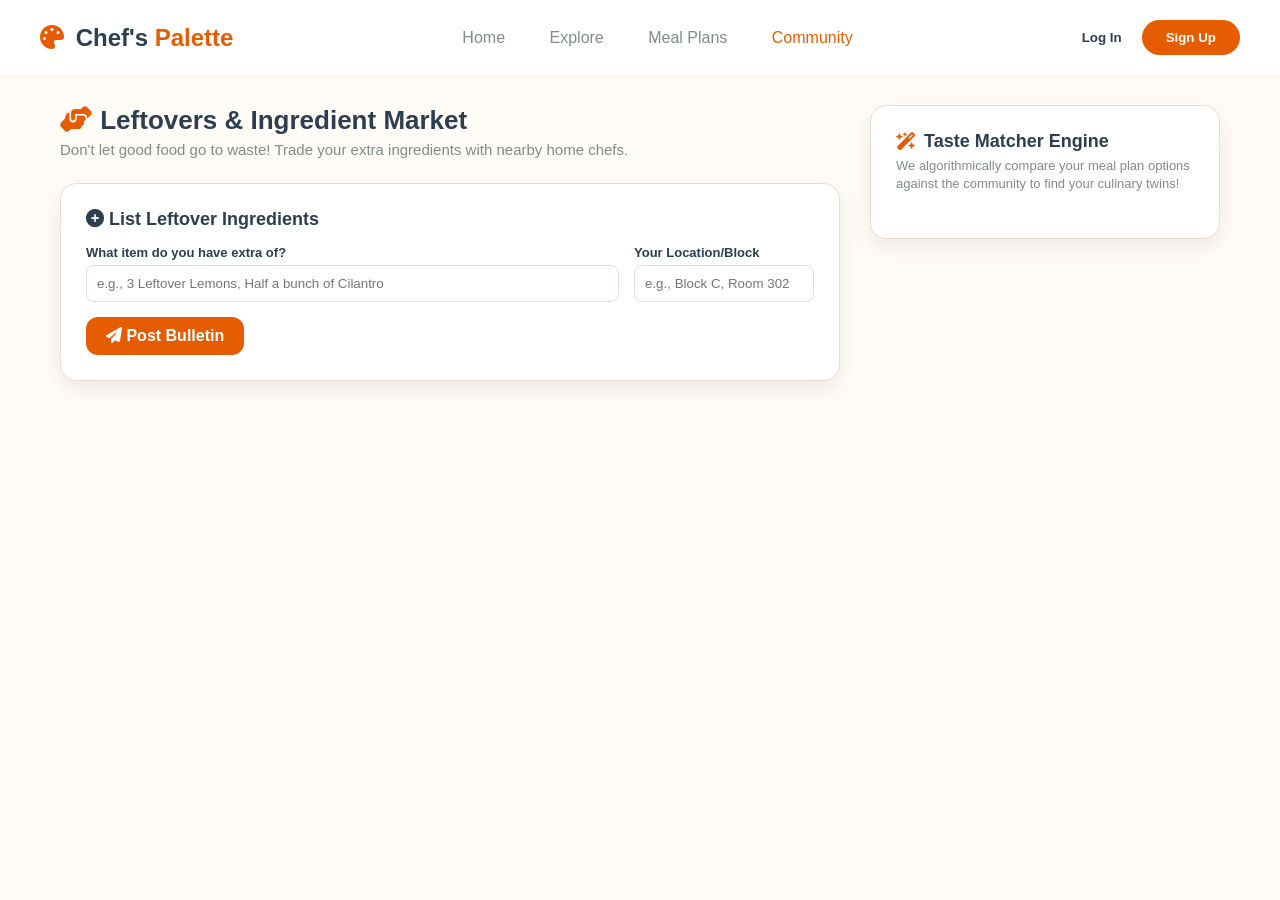
<file: community.html>
<!DOCTYPE html>
<html lang="en">
<head>
    <meta charset="UTF-8">
    <meta name="viewport" content="width=device-width, initial-scale=1.0">
    <title>Community Hub - Chef's Palette</title>
    <link rel="stylesheet" href="style.css">
    <link rel="stylesheet" href="https://cdnjs.cloudflare.com/ajax/libs/font-awesome/6.4.0/css/all.min.css">
</head>
<body>

    <header class="navbar">
        <div class="logo">
            <i class="fa-solid fa-palette"></i> Chef's <span>Palette</span>
        </div>
        <nav class="nav-links">
            <a href="index.html">Home</a>
            <a href="explore.html">Explore</a>
            <a href="meal-plans.html">Meal Plans</a>
            <a href="community.html" class="active">Community</a>
        </nav>
        <div class="auth-buttons" id="auth-ui-container">
            <button class="btn-login" id="nav-login-btn">Log In</button>
            <button class="btn-signup" id="nav-signup-btn">Sign Up</button>
        </div>
    </header>

    <div class="community-wrapper container">
        
        <main class="community-main">
            <div class="planner-header">
                <h2><i class="fa-solid fa-handshake-angle" style="color: var(--primary-color);"></i> Leftovers & Ingredient Market</h2>
                <p>Don't let good food go to waste! Trade your extra ingredients with nearby home chefs.</p>
            </div>

            <div class="market-post-card id="market-input-card">
                <h3><i class="fa-solid fa-circle-plus"></i> List Leftover Ingredients</h3>
                <form id="market-post-form" style="margin-top: 15px;">
                    <div style="display: flex; gap: 15px; margin-bottom: 15px; flex-wrap: wrap;">
                        <div style="flex: 1; min-width: 200px;">
                            <label style="display:block; font-size:13px; font-weight:600; margin-bottom:5px;">What item do you have extra of?</label>
                            <input type="text" id="market-item-name" placeholder="e.g., 3 Leftover Lemons, Half a bunch of Cilantro" style="width:100%; padding:10px; border:1px solid #ebdcd0; border-radius:8px; outline:none;" required>
                        </div>
                        <div style="width: 180px;">
                            <label style="display:block; font-size:13px; font-weight:600; margin-bottom:5px;">Your Location/Block</label>
                            <input type="text" id="market-item-location" placeholder="e.g., Block C, Room 302" style="width:100%; padding:10px; border:1px solid #ebdcd0; border-radius:8px; outline:none;" required>
                        </div>
                    </div>
                    <button type="submit" class="btn-auth-submit" style="margin:0; width:auto; padding:10px 20px;"><i class="fa-solid fa-paper-plane"></i> Post Bulletin</button>
                </form>
            </div>

            <div class="market-grid" id="market-listings-grid" style="margin-top: 30px;">
                </div>
        </main>

        <aside class="community-sidebar">
            <div class="grocery-card-box match-sidebar-box">
                <h3><i class="fa-solid fa-wand-magic-sparkles"></i> Taste Matcher Engine</h3>
                <p class="grocery-subtitle">We algorithmically compare your meal plan options against the community to find your culinary twins!</p>
                
                <div id="taste-matches-target">
                    </div>
            </div>
        </aside>
    </div>

    <div class="modal-overlay hidden" id="signup-modal">
        <div class="modal-box">
            <button class="close-modal-btn">&times;</button>
            <h2>Create Account</h2>
            <form id="signup-form">
                <div class="form-group"><label>Username</label><input type="text" id="signup-username" required></div>
                <div class="form-group"><label>Email</label><input type="email" id="signup-email" required></div>
                <div class="form-group"><label>Password</label><input type="password" id="signup-password" required></div>
                <button type="submit" class="btn-auth-submit">Register</button>
            </form>
        </div>
    </div>

    <div class="modal-overlay hidden" id="login-modal">
        <div class="modal-box">
            <button class="close-modal-btn">&times;</button>
            <h2>Welcome Back</h2>
            <form id="login-form">
                <div class="form-group"><label>Email</label><input type="email" id="login-email" required></div>
                <div class="form-group"><label>Password</label><input type="password" id="login-password" required></div>
                <button type="submit" class="btn-auth-submit">Sign In</button>
            </form>
        </div>
    </div>

    <script src="script.js"></script>
</body>
</html>
</file>
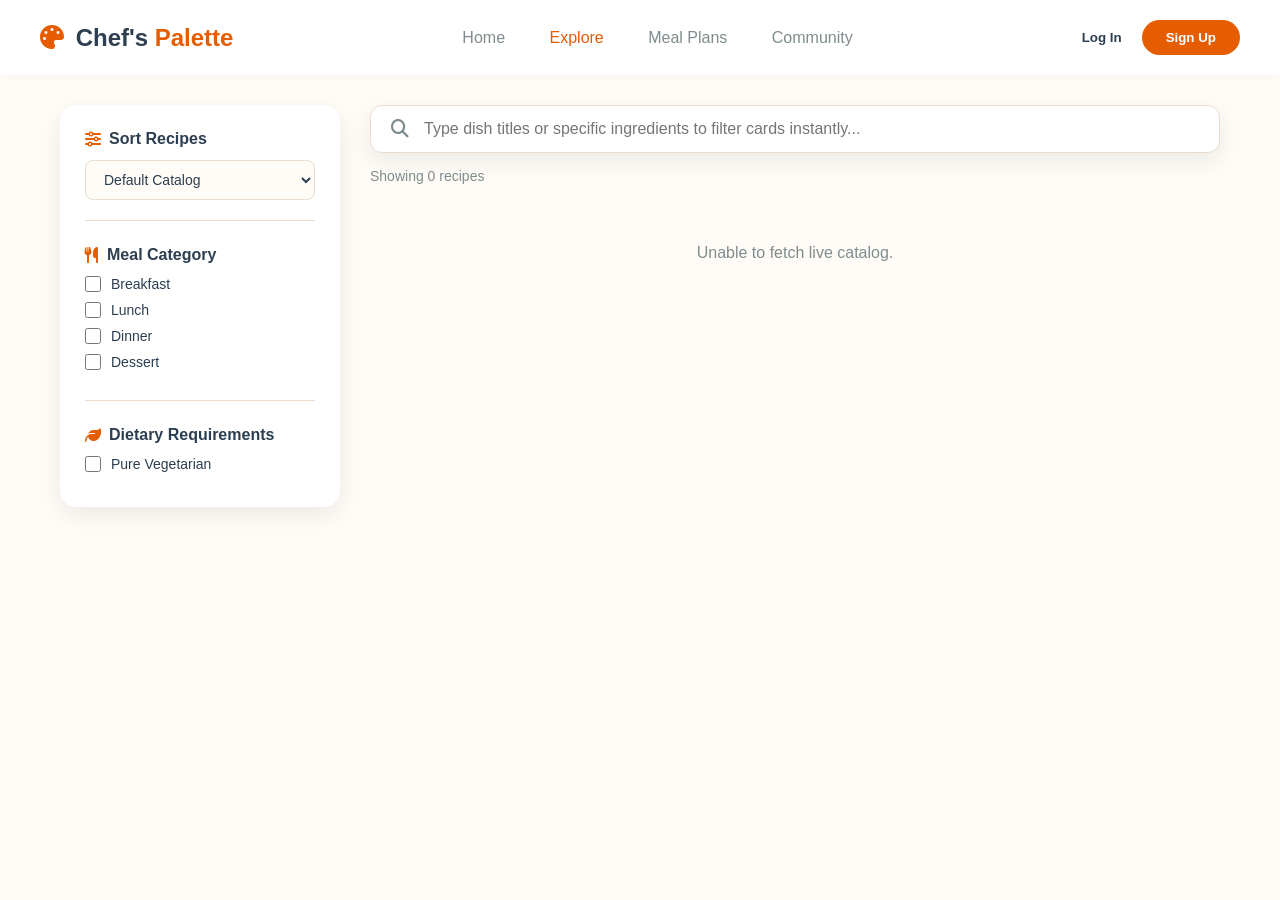
<file: explore.html>
<!DOCTYPE html>
<html lang="en">
<head>
    <meta charset="UTF-8">
    <meta name="viewport" content="width=device-width, initial-scale=1.0">
    <title>Explore Recipes - Chef's Palette</title>
    <link rel="stylesheet" href="style.css">
    <link rel="stylesheet" href="https://cdnjs.cloudflare.com/ajax/libs/font-awesome/6.4.0/css/all.min.css">
</head>
<body>

    <header class="navbar">
        <div class="logo">
            <i class="fa-solid fa-palette"></i> Chef's <span>Palette</span>
        </div>
        <nav class="nav-links">
            <a href="index.html">Home</a>
            <a href="explore.html" class="active">Explore</a>
            <a href="meal-plans.html">Meal Plans</a>
            <a href="community.html">Community</a>
        </nav>
        <div class="auth-buttons" id="auth-ui-container">
            <button class="btn-login" id="nav-login-btn">Log In</button>
            <button class="btn-signup" id="nav-signup-btn">Sign Up</button>
        </div>
    </header>

    <div class="explore-wrapper container">
        
        <aside class="sidebar-filters">
            <div class="filter-group-box">
                <h3><i class="fa-solid fa-sliders"></i> Sort Recipes</h3>
                <select id="sort-selector" class="filter-select">
                    <option value="default">Default Catalog</option>
                    <option value="rating-high">Highest Rated (★)</option>
                    <option value="calories-low">Lowest Calories</option>
                    <option value="time-low">Fastest Prep Time</option>
                </select>
            </div>

            <div class="filter-group-box">
                <h3><i class="fa-solid fa-utensils"></i> Meal Category</h3>
                <div class="checkbox-group">
                    <label><input type="checkbox" class="category-filter" value="Breakfast"> Breakfast</label>
                    <label><input type="checkbox" class="category-filter" value="Lunch"> Lunch</label>
                    <label><input type="checkbox" class="category-filter" value="Dinner"> Dinner</label>
                    <label><input type="checkbox" class="category-filter" value="Dessert"> Dessert</label>
                </div>
            </div>

            <div class="filter-group-box">
                <h3><i class="fa-solid fa-leaf"></i> Dietary Requirements</h3>
                <div class="checkbox-group">
                    <label><input type="checkbox" id="diet-veg-filter" value="Vegetarian"> Pure Vegetarian</label>
                </div>
            </div>
        </aside>

        <main class="explore-main-content">
            <div class="explore-search-bar">
                <i class="fa-solid fa-magnifying-glass"></i>
                <input type="text" id="explore-live-search" placeholder="Type dish titles or specific ingredients to filter cards instantly...">
            </div>

            <div class="results-counter">
                Showing <span id="current-count">0</span> recipes
            </div>

            <div class="recipe-grid" id="explore-recipes-grid">
                </div>
        </main>
    </div>

    <div class="modal-overlay hidden" id="recipe-details-modal">
        <div class="modal-box recipe-detail-box">
            <button class="close-modal-btn" id="close-details-btn">&times;</button>
            <div id="recipe-detail-content-target">
                </div>
        </div>
    </div>

    <div class="modal-overlay hidden" id="signup-modal">
        <div class="modal-box">
            <button class="close-modal-btn">&times;</button>
            <h2>Create Account</h2>
            <form id="signup-form">
                <div class="form-group"><label>Username</label><input type="text" id="signup-username" required></div>
                <div class="form-group"><label>Email</label><input type="email" id="signup-email" required></div>
                <div class="form-group"><label>Password</label><input type="password" id="signup-password" required></div>
                <button type="submit" class="btn-auth-submit">Register</button>
            </form>
            <p class="switch-form-text">Already have an account? <a href="#" id="switch-to-login">Log In</a></p>
        </div>
    </div>

    <div class="modal-overlay hidden" id="login-modal">
        <div class="modal-box">
            <button class="close-modal-btn">&times;</button>
            <h2>Welcome Back</h2>
            <form id="login-form">
                <div class="form-group"><label>Email</label><input type="email" id="login-email" required></div>
                <div class="form-group"><label>Password</label><input type="password" id="login-password" required></div>
                <button type="submit" class="btn-auth-submit">Sign In</button>
            </form>
            <p class="switch-form-text">Don't have an account? <a href="#" id="switch-to-signup">Sign Up Free</a></p>
        </div>
    </div>

    <script src="script.js"></script>
</body>
</html>
</file>
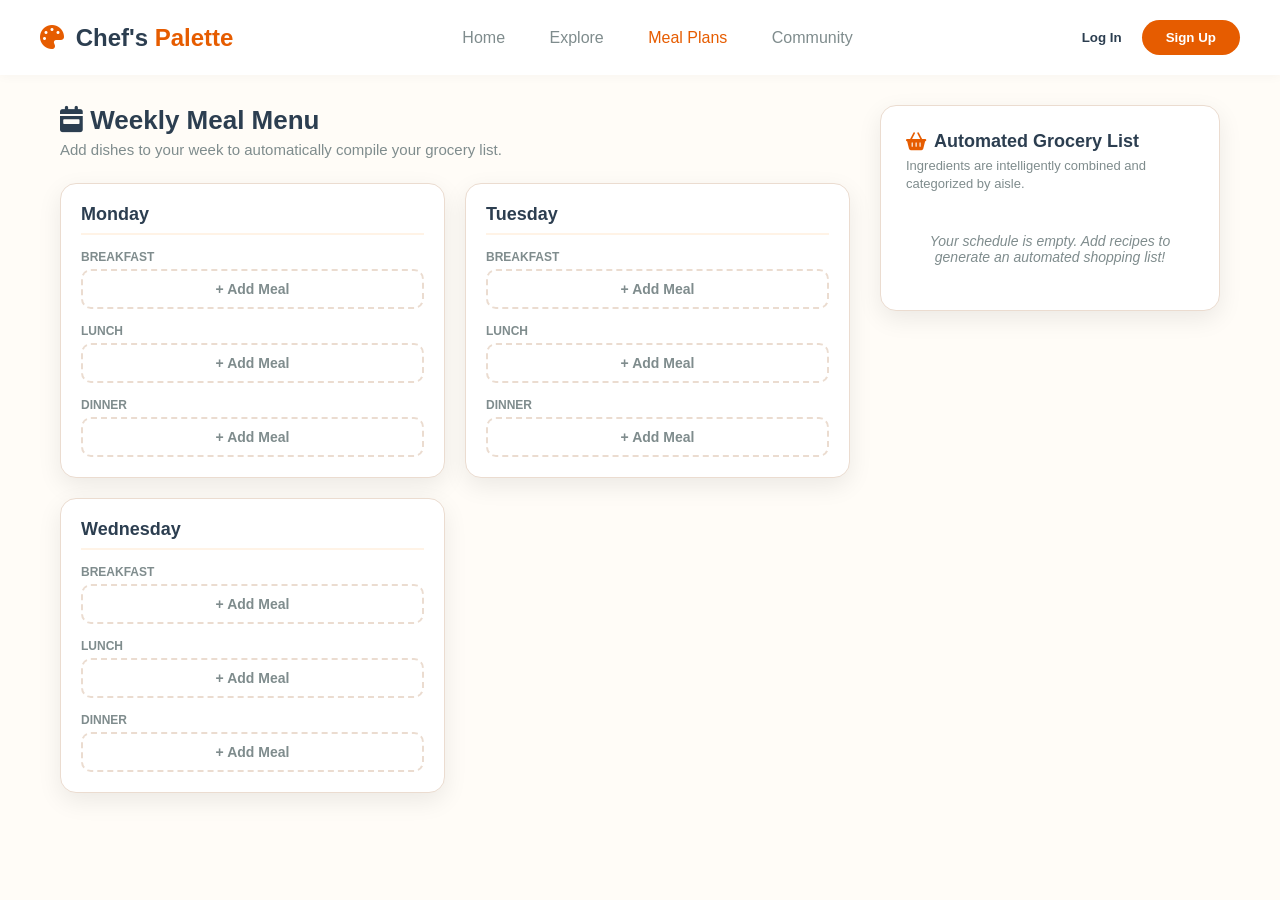
<file: meal-plans.html>
<!DOCTYPE html>
<html lang="en">
<head>
    <meta charset="UTF-8">
    <meta name="viewport" content="width=device-width, initial-scale=1.0">
    <title>Meal Plans & Grocery List - Chef's Palette</title>
    <link rel="stylesheet" href="style.css">
    <link rel="stylesheet" href="https://cdnjs.cloudflare.com/ajax/libs/font-awesome/6.4.0/css/all.min.css">
</head>
<body>

    <header class="navbar">
        <div class="logo">
            <i class="fa-solid fa-palette"></i> Chef's <span>Palette</span>
        </div>
        <nav class="nav-links">
            <a href="index.html">Home</a>
            <a href="explore.html">Explore</a>
            <a href="meal-plans.html" class="active">Meal Plans</a>
            <a href="community.html">Community</a>
        </nav>
        <div class="auth-buttons" id="auth-ui-container">
            <button class="btn-login" id="nav-login-btn">Log In</button>
            <button class="btn-signup" id="nav-signup-btn">Sign Up</button>
        </div>
    </header>

    <div class="planner-wrapper container">
        
        <main class="planner-main">
            <div class="planner-header">
                <h2><i class="fa-solid fa-calendar-week"></i> Weekly Meal Menu</h2>
                <p>Add dishes to your week to automatically compile your grocery list.</p>
            </div>

            <div class="calendar-grid" id="weekly-calendar">
                <div class="day-card" data-day="monday">
                    <h3>Monday</h3>
                    <div class="meal-slot" data-meal="breakfast">
                        <span class="slot-label">Breakfast</span>
                        <div class="slot-content"><button class="btn-add-meal">+ Add Meal</button></div>
                    </div>
                    <div class="meal-slot" data-meal="lunch">
                        <span class="slot-label">Lunch</span>
                        <div class="slot-content"><button class="btn-add-meal">+ Add Meal</button></div>
                    </div>
                    <div class="meal-slot" data-meal="dinner">
                        <span class="slot-label">Dinner</span>
                        <div class="slot-content"><button class="btn-add-meal">+ Add Meal</button></div>
                    </div>
                </div>

                <div class="day-card" data-day="tuesday">
                    <h3>Tuesday</h3>
                    <div class="meal-slot" data-meal="breakfast"><span class="slot-label">Breakfast</span><div class="slot-content"><button class="btn-add-meal">+ Add Meal</button></div></div>
                    <div class="meal-slot" data-meal="lunch"><span class="slot-label">Lunch</span><div class="slot-content"><button class="btn-add-meal">+ Add Meal</button></div></div>
                    <div class="meal-slot" data-meal="dinner"><span class="slot-label">Dinner</span><div class="slot-content"><button class="btn-add-meal">+ Add Meal</button></div></div>
                </div>

                <div class="day-card" data-day="wednesday">
                    <h3>Wednesday</h3>
                    <div class="meal-slot" data-meal="breakfast"><span class="slot-label">Breakfast</span><div class="slot-content"><button class="btn-add-meal">+ Add Meal</button></div></div>
                    <div class="meal-slot" data-meal="lunch"><span class="slot-label">Lunch</span><div class="slot-content"><button class="btn-add-meal">+ Add Meal</button></div></div>
                    <div class="meal-slot" data-meal="dinner"><span class="slot-label">Dinner</span><div class="slot-content"><button class="btn-add-meal">+ Add Meal</button></div></div>
                </div>
            </div>
        </main>

        <aside class="grocery-sidebar">
            <div class="grocery-card-box">
                <h3><i class="fa-solid fa-basket-shopping"></i> Automated Grocery List</h3>
                <p class="grocery-subtitle">Ingredients are intelligently combined and categorized by aisle.</p>
                
                <div id="grocery-list-target">
                    <p class="empty-list-text">Your schedule is empty. Add recipes to generate a automated shopping list!</p>
                </div>
            </div>
        </aside>
    </div>

    <div class="modal-overlay hidden" id="recipe-details-modal">
        <div class="modal-box recipe-detail-box">
            <button class="close-modal-btn" id="close-details-btn">&times;</button>
            <div id="recipe-detail-content-target"></div>
        </div>
    </div>

    <div class="modal-overlay hidden" id="signup-modal">
        <div class="modal-box">
            <button class="close-modal-btn">&times;</button>
            <h2>Create Account</h2>
            <form id="signup-form">
                <div class="form-group"><label>Username</label><input type="text" id="signup-username" required></div>
                <div class="form-group"><label>Email</label><input type="email" id="signup-email" required></div>
                <div class="form-group"><label>Password</label><input type="password" id="signup-password" required></div>
                <button type="submit" class="btn-auth-submit">Register</button>
            </form>
        </div>
    </div>

    <div class="modal-overlay hidden" id="login-modal">
        <div class="modal-box">
            <button class="close-modal-btn">&times;</button>
            <h2>Welcome Back</h2>
            <form id="login-form">
                <div class="form-group"><label>Email</label><input type="email" id="login-email" required></div>
                <div class="form-group"><label>Password</label><input type="password" id="login-password" required></div>
                <button type="submit" class="btn-auth-submit">Sign In</button>
            </form>
        </div>
    </div>

    <script src="script.js"></script>
</body>
</html>
</file>
<file: style.css>
/* --- Global Styles & Design Variables --- */
:root {
    --primary-color: #e65c00;
    --primary-hover: #cc5200;
    --text-dark: #2c3e50;
    --text-light: #7f8c8d;
    --bg-cream: #fffcf7;
    --white: #ffffff;
    --shadow: 0 8px 24px rgba(0, 0, 0, 0.08);
}

* {
    margin: 0;
    padding: 0;
    box-sizing: border-box;
    font-family: 'Segoe UI', Tahoma, Geneva, Verdana, sans-serif;
}

body {
    background-color: var(--bg-cream);
    color: var(--text-dark);
}

.container {
    max-width: 1200px;
    margin: 0 auto;
    padding: 40px 20px;
}

.hidden {
    display: none !important;
}

/* --- Navbar --- */
.navbar {
    display: flex;
    justify-content: space-between;
    align-items: center;
    padding: 20px 40px;
    background-color: var(--white);
    box-shadow: 0 2px 10px rgba(0,0,0,0.03);
    position: sticky;
    top: 0;
    z-index: 1000;
}

.logo {
    font-size: 24px;
    font-weight: 700;
    color: var(--text-dark);
}

.logo i { color: var(--primary-color); margin-right: 5px; }
.logo span { color: var(--primary-color); }

.nav-links a {
    text-decoration: none;
    color: var(--text-light);
    margin: 0 20px;
    font-weight: 500;
    transition: color 0.3s;
}

.nav-links a:hover, .nav-links a.active { color: var(--primary-color); }

.auth-buttons .btn-login {
    background: none;
    border: none;
    color: var(--text-dark);
    font-weight: 600;
    margin-right: 20px;
    cursor: pointer;
}

.auth-buttons .btn-signup {
    background-color: var(--primary-color);
    color: var(--white);
    border: none;
    padding: 10px 24px;
    border-radius: 25px;
    font-weight: 600;
    cursor: pointer;
    transition: background 0.3s;
}

.auth-buttons .btn-signup:hover { background-color: var(--primary-hover); }

/* --- Hero Section --- */
.hero {
    position: relative;
    height: 450px;
    background: url('https://images.unsplash.com/photo-1556910103-1c02745aae4d?auto=format&fit=crop&w=1600&q=80') center/cover no-repeat;
    display: flex;
    align-items: center;
    justify-content: center;
    text-align: center;
    color: var(--white);
}

.hero-overlay {
    position: absolute;
    top: 0; left: 0; width: 100%; height: 100%;
    background: rgba(0, 0, 0, 0.45);
    z-index: 1;
}

.hero-content { position: relative; z-index: 2; max-width: 700px; padding: 0 20px; }
.hero-content h1 { font-size: 42px; margin-bottom: 15px; font-weight: 700; }
.hero-content p { font-size: 18px; margin-bottom: 30px; opacity: 0.9; }

.search-container {
    position: relative;
    background: var(--white);
    border-radius: 30px;
    padding: 6px;
    display: flex;
    align-items: center;
    box-shadow: 0 4px 15px rgba(0,0,0,0.2);
}

.search-icon { color: var(--text-light); margin-left: 20px; font-size: 18px; }
.search-container input { border: none; outline: none; padding: 10px; width: 100%; font-size: 16px; color: var(--text-dark); }

/* --- Ingredient Section --- */
.ingredient-search-section { margin-bottom: 50px; }
.search-box-card {
    background: linear-gradient(135deg, #fffcf7 0%, #fff3e6 100%);
    border: 2px dashed var(--primary-color);
    border-radius: 20px;
    padding: 35px 30px;
    text-align: center;
    box-shadow: var(--shadow);
}
.search-box-card h2 { color: var(--text-dark); margin-bottom: 8px; font-size: 26px; display: flex; align-items: center; justify-content: center; gap: 10px; }
.search-box-card h2 i { color: var(--primary-color); }
.search-box-card p { color: var(--text-light); margin-bottom: 25px; font-size: 15px; }

.ingredient-input-container {
    display: flex; max-width: 650px; margin: 0 auto;
    background: var(--white); border-radius: 30px; padding: 6px;
    box-shadow: 0 4px 12px rgba(0,0,0,0.06); border: 1px solid #ebdcd0;
}
.ingredient-input-container input { flex: 1; border: none; outline: none; padding: 10px 20px; font-size: 16px; border-radius: 30px; color: var(--text-dark); }
#btn-find-by-ingredients { background-color: var(--text-dark); color: var(--white); border: none; padding: 12px 26px; border-radius: 25px; font-weight: 600; cursor: pointer; white-space: nowrap; transition: background 0.3s; }
#btn-find-by-ingredients:hover { background-color: var(--primary-color); }

#ingredient-results-container { margin-top: 35px; text-align: left; border-top: 1px solid #ebdcd0; padding-top: 25px; }
#ingredient-results-container h3 { margin-bottom: 20px; color: var(--text-dark); font-size: 18px; }

/* --- Recipe Cards Shared --- */
.recommendations { margin-bottom: 50px; }
.section-header { display: flex; justify-content: space-between; align-items: center; margin-bottom: 25px; }
.section-header h2, .categories-section h2 { font-size: 24px; font-weight: 700; color: var(--text-dark); }
.view-all { color: var(--primary-color); text-decoration: none; font-weight: 600; }

.recipe-grid { display: grid; grid-template-columns: repeat(auto-fill, minmax(300px, 1fr)); gap: 25px; }
.recipe-card { background: var(--white); border-radius: 16px; overflow: hidden; box-shadow: var(--shadow); transition: transform 0.3s, box-shadow 0.3s; }
.recipe-card:hover { transform: translateY(-5px); box-shadow: 0 12px 30px rgba(0,0,0,0.12); }
.card-img-container { position: relative; height: 200px; background-color: #e5e5e5; }
.card-img-container img { width: 100%; height: 100%; object-fit: cover; }
.rating-badge { position: absolute; top: 15px; right: 15px; background: rgba(255, 255, 255, 0.92); padding: 5px 12px; border-radius: 12px; font-size: 14px; font-weight: 700; }
.rating-badge i { color: #ffb300; margin-right: 2px; }
.card-content { padding: 20px; }
.card-content h3 { font-size: 18px; margin-bottom: 10px; color: var(--text-dark); }
.recipe-meta { display: flex; gap: 15px; font-size: 14px; color: var(--text-light); margin-bottom: 12px; }
.recipe-meta i { margin-right: 5px; }
.card-content p { font-size: 14px; color: var(--text-light); line-height: 1.5; }

/* --- Category Grids --- */
.category-grid { display: grid; grid-template-columns: repeat(auto-fill, minmax(150px, 1fr)); gap: 20px; }
.category-card { background: var(--white); padding: 25px 15px; border-radius: 16px; text-align: center; box-shadow: var(--shadow); cursor: pointer; transition: all 0.3s; }
.category-card:hover { background-color: var(--primary-color); color: var(--white); transform: translateY(-3px); }
.cat-icon { font-size: 32px; margin-bottom: 12px; color: var(--primary-color); }
.category-card:hover .cat-icon { color: var(--white); }
.category-card p { font-weight: 600; font-size: 15px; }

/* --- Modals Styling --- */
.modal-overlay { position: fixed; top: 0; left: 0; width: 100%; height: 100%; background-color: rgba(0, 0, 0, 0.5); backdrop-filter: blur(4px); display: flex; justify-content: center; align-items: center; z-index: 2000; }
.modal-box { background: var(--white); padding: 40px; border-radius: 20px; width: 100%; max-width: 420px; box-shadow: 0 10px 30px rgba(0,0,0,0.25); position: relative; }
.close-modal-btn { position: absolute; top: 20px; right: 20px; background: none; border: none; font-size: 28px; color: var(--text-light); cursor: pointer; }
.close-modal-btn:hover { color: var(--primary-color); }
.modal-box h2 { color: var(--text-dark); font-size: 26px; margin-bottom: 5px; }
.modal-subtitle { color: var(--text-light); font-size: 14px; margin-bottom: 25px; }
.form-group { margin-bottom: 20px; }
.form-group label { display: block; font-weight: 600; margin-bottom: 8px; font-size: 14px; }
.form-group input { width: 100%; padding: 12px 16px; border: 1px solid #ebdcd0; border-radius: 10px; outline: none; font-size: 15px; background-color: var(--bg-cream); }
.form-group input:focus { border-color: var(--primary-color); background-color: var(--white); }
.btn-auth-submit { width: 100%; background-color: var(--primary-color); color: var(--white); border: none; padding: 14px; border-radius: 12px; font-size: 16px; font-weight: 600; cursor: pointer; margin-top: 10px; }
.switch-form-text { text-align: center; margin-top: 20px; font-size: 14px; color: var(--text-light); }
.switch-form-text a { color: var(--primary-color); text-decoration: none; font-weight: 600; }
.user-profile-badge { display: flex; align-items: center; gap: 12px; font-weight: 600; }
.btn-logout { background: none; border: 1px solid #ebdcd0; padding: 8px 16px; border-radius: 20px; cursor: pointer; font-weight: 600; color: var(--text-light); }
.btn-logout:hover { background-color: #fff1f0; color: #e74c3c; border-color: #f5c2be; }

@media (max-width: 768px) {
    .navbar { padding: 15px 20px; }
    .nav-links { display: none; }
    .hero-content h1 { font-size: 32px; }
    .category-grid { grid-template-columns: repeat(3, 1fr); }
}
/* --- Explore Page Layout Multi-Column Blueprint --- */
.explore-wrapper {
    display: flex;
    gap: 30px;
    padding-top: 30px;
}

.sidebar-filters {
    width: 280px;
    background-color: var(--white);
    border-radius: 16px;
    padding: 25px;
    box-shadow: var(--shadow);
    height: fit-content;
    position: sticky;
    top: 90px;
}

.explore-main-content {
    flex: 1;
}

.filter-group-box {
    margin-bottom: 25px;
    border-bottom: 1px solid #ebdcd0;
    padding-bottom: 20px;
}

.filter-group-box:last-child {
    margin-bottom: 0;
    border-bottom: none;
    padding-bottom: 0;
}

.filter-group-box h3 {
    font-size: 16px;
    color: var(--text-dark);
    margin-bottom: 12px;
    display: flex;
    align-items: center;
    gap: 8px;
}

.filter-group-box h3 i {
    color: var(--primary-color);
}

.filter-select {
    width: 100%;
    padding: 10px 14px;
    border: 1px solid #ebdcd0;
    border-radius: 8px;
    outline: none;
    background-color: var(--bg-cream);
    color: var(--text-dark);
    font-size: 14px;
    cursor: pointer;
}

.checkbox-group label {
    display: flex;
    align-items: center;
    gap: 10px;
    font-size: 14px;
    margin-bottom: 10px;
    cursor: pointer;
    color: var(--text-dark);
}

.checkbox-group input[type="checkbox"] {
    accent-color: var(--primary-color);
    width: 16px;
    height: 16px;
}

/* Explore Main Search Frame Row */
.explore-search-bar {
    display: flex;
    align-items: center;
    background-color: var(--white);
    border: 1px solid #ebdcd0;
    border-radius: 12px;
    padding: 14px 20px;
    box-shadow: var(--shadow);
    margin-bottom: 15px;
}

.explore-search-bar i {
    color: var(--text-light);
    font-size: 18px;
    margin-right: 15px;
}

.explore-search-bar input {
    width: 100%;
    border: none;
    outline: none;
    font-size: 16px;
    color: var(--text-dark);
}

.results-counter {
    font-size: 14px;
    color: var(--text-light);
    margin-bottom: 20px;
    font-weight: 500;
}

/* Clickable Pointer Modification for Card Configurations */
.explore-main-content .recipe-card {
    cursor: pointer;
}

/* --- Recipe Full Details View Modal Box Extensions --- */
.recipe-detail-box {
    max-width: 650px;
    width: 90%;
    max-height: 85vh;
    overflow-y: auto;
    padding: 30px;
}

.detail-img {
    width: 100%;
    height: 250px;
    object-fit: cover;
    border-radius: 12px;
    margin-bottom: 20px;
}

.detail-title-row {
    display: flex;
    justify-content: space-between;
    align-items: flex-start;
    margin-bottom: 15px;
}

.detail-meta-tags {
    display: flex;
    gap: 15px;
    background-color: var(--bg-cream);
    padding: 12px;
    border-radius: 10px;
    margin-bottom: 20px;
    font-size: 14px;
}

.detail-section-title {
    font-size: 18px;
    color: var(--text-dark);
    margin: 15px 0 10px 0;
    border-left: 4px solid var(--primary-color);
    padding-left: 8px;
}

.detail-ingredients-list {
    list-style-position: inside;
    margin-bottom: 15px;
    line-height: 1.6;
}

.detail-steps-list {
    padding-left: 20px;
    line-height: 1.6;
}

.detail-steps-list li {
    margin-bottom: 10px;
}

/* Mobile Responsiveness Adjustments */
@media (max-width: 992px) {
    .explore-wrapper { flex-direction: column; }
    .sidebar-filters { width: 100%; position: static; }
}
/* --- Meal Planner Dashboard Multi-Column UI --- */
.planner-wrapper {
    display: flex;
    gap: 30px;
    padding-top: 30px;
}

.planner-main {
    flex: 1;
}

.planner-header {
    margin-bottom: 25px;
}

.planner-header h2 {
    font-size: 26px;
    color: var(--text-dark);
}

.planner-header p {
    color: var(--text-light);
    font-size: 15px;
    margin-top: 5px;
}

/* Calendar Grid */
.calendar-grid {
    display: grid;
    grid-template-columns: repeat(auto-fit, minmax(260px, 1fr));
    gap: 20px;
}

.day-card {
    background-color: var(--white);
    border-radius: 16px;
    padding: 20px;
    box-shadow: var(--shadow);
    border: 1px solid #ebdcd0;
}

.day-card h3 {
    font-size: 18px;
    color: var(--text-dark);
    margin-bottom: 15px;
    border-bottom: 2px solid #fff3e6;
    padding-bottom: 8px;
}

.meal-slot {
    margin-bottom: 15px;
}

.meal-slot:last-child {
    margin-bottom: 0;
}

.slot-label {
    display: block;
    font-size: 12px;
    text-transform: uppercase;
    font-weight: 700;
    color: var(--text-light);
    margin-bottom: 5px;
}

.btn-add-meal {
    width: 100%;
    background: none;
    border: 2px dashed #ebdcd0;
    padding: 10px;
    border-radius: 10px;
    color: var(--text-light);
    font-weight: 600;
    cursor: pointer;
    transition: all 0.2s;
    font-size: 14px;
}

.btn-add-meal:hover {
    border-color: var(--primary-color);
    color: var(--primary-color);
    background-color: #fffcf7;
}

/* Scheduled Display Card Inside Slot */
.planned-item-card {
    background-color: #fffbf5;
    border: 1px solid #fce8d7;
    padding: 10px 12px;
    border-radius: 10px;
    display: flex;
    justify-content: space-between;
    align-items: center;
    font-weight: 600;
    font-size: 14px;
    color: var(--text-dark);
    cursor: pointer;
}

.btn-remove-slot-item {
    background: none;
    border: none;
    color: #e74c3c;
    font-size: 16px;
    cursor: pointer;
    padding-left: 5px;
}

/* --- Grocery Shopping Sidebar Panel --- */
.grocery-sidebar {
    width: 340px;
}

.grocery-card-box {
    background-color: var(--white);
    border-radius: 16px;
    padding: 25px;
    box-shadow: var(--shadow);
    position: sticky;
    top: 90px;
    max-height: 80vh;
    overflow-y: auto;
    border: 1px solid #ebdcd0;
}

.grocery-card-box h3 {
    font-size: 18px;
    color: var(--text-dark);
    display: flex;
    align-items: center;
    gap: 8px;
}

.grocery-card-box h3 i {
    color: var(--primary-color);
}

.grocery-subtitle {
    font-size: 13px;
    color: var(--text-light);
    margin-top: 5px;
    margin-bottom: 20px;
    line-height: 1.4;
}

.empty-list-text {
    color: var(--text-light);
    font-style: italic;
    text-align: center;
    padding: 20px 0;
    font-size: 14px;
}

/* Grocery Item Styling */
.grocery-aisle-section {
    margin-bottom: 20px;
}

.grocery-aisle-section h4 {
    font-size: 14px;
    color: var(--primary-color);
    text-transform: uppercase;
    margin-bottom: 10px;
    border-bottom: 1px dashed #ebdcd0;
    padding-bottom: 4px;
}

.grocery-item-checkbox {
    display: flex;
    align-items: center;
    gap: 10px;
    font-size: 14px;
    margin-bottom: 8px;
    cursor: pointer;
    color: var(--text-dark);
    transition: color 0.2s;
}

.grocery-item-checkbox input[type="checkbox"] {
    accent-color: var(--primary-color);
    width: 16px;
    height: 16px;
}

/* Check off interaction animation state */
.grocery-item-checkbox input[type="checkbox"]:checked + .item-name-text {
    text-decoration: line-through;
    color: var(--text-light);
    opacity: 0.7;
}

@media (max-width: 992px) {
    .planner-wrapper { flex-direction: column; }
    .grocery-sidebar { width: 100%; }
}
/* --- Community Features Blueprint Layouts --- */
.community-wrapper {
    display: flex;
    gap: 30px;
    padding-top: 30px;
}

.community-main {
    flex: 1;
}

.community-sidebar {
    width: 350px;
}

/* Leftovers Market Listing Item Post Design */
.market-post-card {
    background-color: var(--white);
    border-radius: 16px;
    padding: 25px;
    box-shadow: var(--shadow);
    border: 1px solid #ebdcd0;
}

.market-post-card h3 {
    font-size: 18px;
    color: var(--text-dark);
}

.market-grid {
    display: grid;
    grid-template-columns: repeat(auto-fill, minmax(280px, 1fr));
    gap: 20px;
}

.trade-card {
    background-color: var(--white);
    border-radius: 12px;
    padding: 20px;
    box-shadow: var(--shadow);
    border-left: 5px solid var(--primary-color);
    position: relative;
    display: flex;
    flex-direction: column;
    justify-content: space-between;
}

.trade-card h4 {
    font-size: 16px;
    color: var(--text-dark);
    margin-bottom: 8px;
    text-transform: capitalize;
}

.trade-meta-row {
    font-size: 13px;
    color: var(--text-light);
    margin-bottom: 15px;
}

.btn-claim-trade {
    background-color: var(--text-dark);
    color: var(--white);
    border: none;
    padding: 8px 14px;
    border-radius: 8px;
    font-size: 13px;
    font-weight: 600;
    cursor: pointer;
    transition: background 0.2s;
    width: fit-content;
}

.btn-claim-trade:hover {
    background-color: var(--primary-color);
}

/* Taste Matcher Engine UI Bars */
.match-user-row {
    background-color: var(--bg-cream);
    padding: 15px;
    border-radius: 12px;
    margin-bottom: 15px;
    border: 1px solid #ebdcd0;
}

.match-user-info {
    display: flex;
    justify-content: space-between;
    align-items: center;
    font-weight: 600;
    font-size: 14px;
    margin-bottom: 8px;
}

.match-percentage-badge {
    color: var(--primary-color);
    font-size: 16px;
    font-weight: 700;
}

.match-progress-track {
    width: 100%;
    height: 8px;
    background-color: #ebdcd0;
    border-radius: 4px;
    overflow: hidden;
}

.match-progress-fill {
    height: 100%;
    background-color: var(--primary-color);
    border-radius: 4px;
    transition: width 0.5s ease-out;
}

@media (max-width: 992px) {
    .community-wrapper { flex-direction: column; }
    .community-sidebar { width: 100%; }
}
</file>
